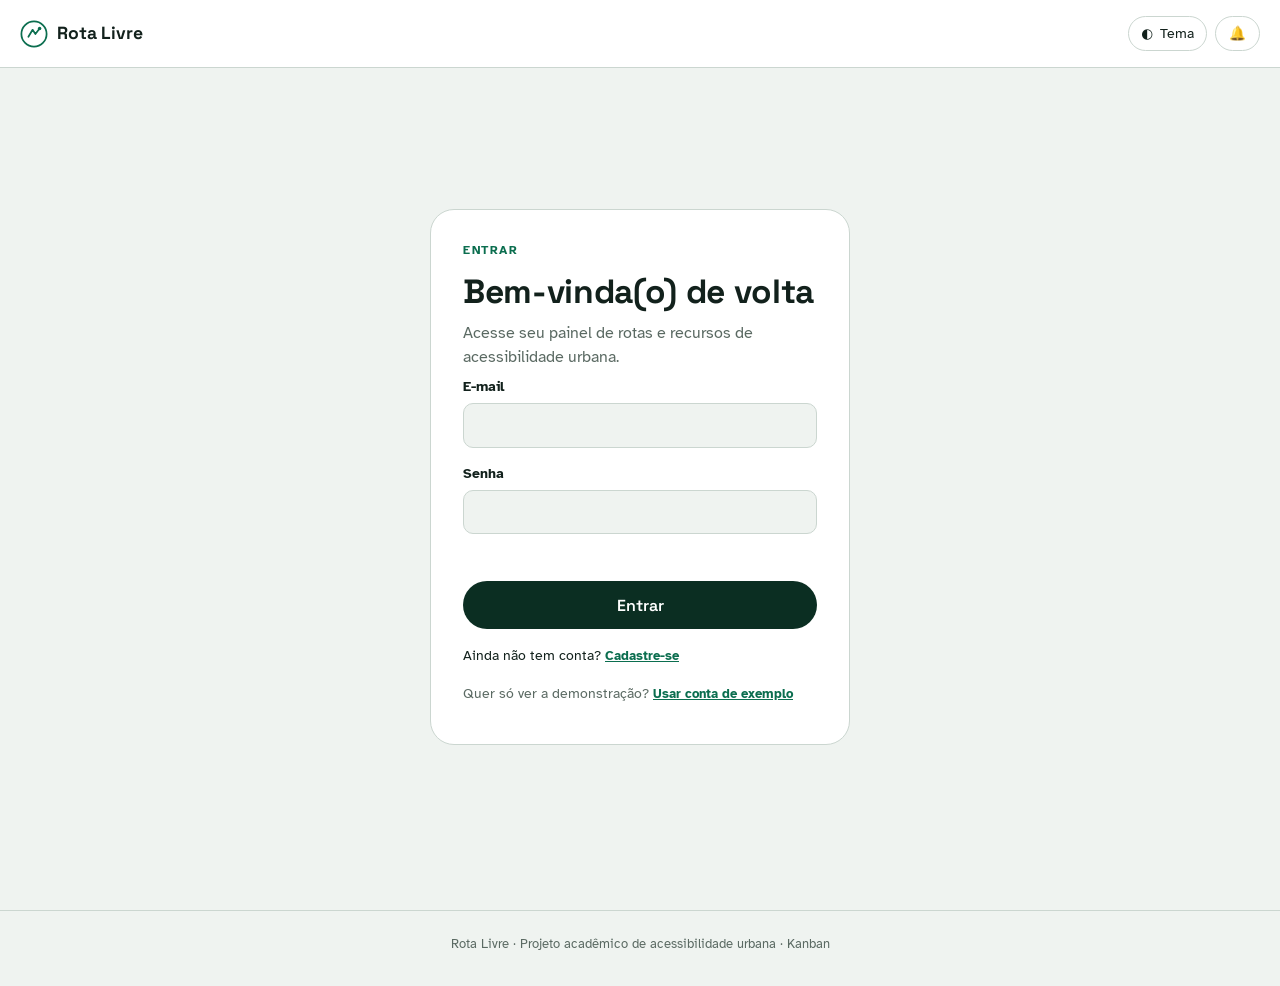
<file: PROJETO KANBAN APP DE ACESSIBILIDADE URBANA INCLUSIVA/index.html>
<!DOCTYPE html>
<html lang="pt-BR">
<head>
<meta charset="UTF-8">
<meta name="viewport" content="width=device-width, initial-scale=1.0">
<title>Rota Livre — Acessibilidade Urbana</title>
<link rel="preconnect" href="https://fonts.googleapis.com">
<link href="https://fonts.googleapis.com/css2?family=Space+Grotesk:wght@400;500;600;700&family=Atkinson+Hyperlegible:wght@400;700&display=swap" rel="stylesheet">
<link rel="stylesheet" href="style.css">
</head>
<body>

<!-- Skip link para leitores de tela / navegação por teclado -->
<a href="#main" class="skip-link">Pular para o conteúdo principal</a>

<div id="app" data-theme="claro">

  <!-- ============ TOPO ============ -->
  <header class="topbar" role="banner">
    <div class="brand">
      <span class="brand-mark" aria-hidden="true">
        <svg viewBox="0 0 40 40" width="28" height="28" fill="none" xmlns="http://www.w3.org/2000/svg">
          <circle cx="20" cy="20" r="18" stroke="currentColor" stroke-width="2.5"/>
          <path d="M12 24 L18 14 L22 20 L28 12" stroke="currentColor" stroke-width="2.5" stroke-linecap="round" stroke-linejoin="round"/>
          <circle cx="28" cy="12" r="2.5" fill="currentColor"/>
        </svg>
      </span>
      <span class="brand-name">Rota Livre</span>
    </div>

    <div class="topbar-actions">
      <button id="themeToggle" class="icon-btn" type="button" aria-pressed="false" aria-label="Alternar tema claro e escuro">
        <span class="theme-icon" aria-hidden="true">◐</span>
        <span class="theme-label">Tema</span>
      </button>
      <button id="notifBtn" class="icon-btn" type="button" aria-haspopup="true" aria-expanded="false" aria-label="Abrir notificações">
        <span aria-hidden="true">🔔</span>
        <span class="notif-dot" id="notifDot" hidden></span>
      </button>
      <button id="logoutBtn" class="btn-ghost" type="button" hidden>Sair</button>
    </div>
  </header>

  <!-- Painel de notificações -->
  <aside id="notifPanel" class="notif-panel" hidden aria-label="Notificações de acessibilidade">
    <div class="notif-panel-head">
      <h2>Notificações</h2>
      <button id="closeNotif" class="icon-btn small" aria-label="Fechar notificações">✕</button>
    </div>
    <ul id="notifList" class="notif-list"></ul>
  </aside>

  <main id="main" role="main">

    <!-- ============ TELA: LOGIN ============ -->
    <section id="view-login" class="view auth-view">
      <div class="auth-card">
        <p class="eyebrow">Entrar</p>
        <h1>Bem-vinda(o) de volta</h1>
        <p class="lede">Acesse seu painel de rotas e recursos de acessibilidade urbana.</p>

        <form id="loginForm" novalidate>
          <label class="field">
            <span>E-mail</span>
            <input type="email" id="loginEmail" name="email" autocomplete="email" required>
          </label>
          <label class="field">
            <span>Senha</span>
            <input type="password" id="loginPassword" name="password" autocomplete="current-password" required minlength="4">
          </label>
          <p class="field-error" id="loginError" role="alert" aria-live="polite"></p>
          <button type="submit" class="btn-primary">Entrar</button>
        </form>

        <p class="switch-line">Ainda não tem conta? <button type="button" class="link-btn" id="goRegister">Cadastre-se</button></p>
        <p class="switch-line muted">Quer só ver a demonstração? <button type="button" class="link-btn" id="fillDemo">Usar conta de exemplo</button></p>
      </div>
    </section>

    <!-- ============ TELA: CADASTRO ============ -->
    <section id="view-register" class="view auth-view" hidden>
      <div class="auth-card">
        <p class="eyebrow">Cadastro</p>
        <h1>Crie sua conta</h1>
        <p class="lede">Conte pra gente seu tipo de deficiência para personalizarmos os recursos da cidade pra você.</p>

        <form id="registerForm" novalidate>
          <label class="field">
            <span>Nome</span>
            <input type="text" id="regName" name="name" autocomplete="name" required>
          </label>
          <label class="field">
            <span>E-mail</span>
            <input type="email" id="regEmail" name="email" autocomplete="email" required>
          </label>
          <label class="field">
            <span>Senha</span>
            <input type="password" id="regPassword" name="password" autocomplete="new-password" required minlength="4">
          </label>

          <fieldset class="field">
            <legend>Tipo de deficiência</legend>
            <div class="radio-grid" id="disabilityGrid">
              <label class="radio-card">
                <input type="radio" name="disability" value="visual" required>
                <span class="radio-card-inner">
                  <span class="radio-icon" aria-hidden="true">👁️</span>
                  Visual
                </span>
              </label>
              <label class="radio-card">
                <input type="radio" name="disability" value="auditiva">
                <span class="radio-card-inner">
                  <span class="radio-icon" aria-hidden="true">👂</span>
                  Auditiva
                </span>
              </label>
              <label class="radio-card">
                <input type="radio" name="disability" value="fisico-motora">
                <span class="radio-card-inner">
                  <span class="radio-icon" aria-hidden="true">🦽</span>
                  Físico-motora
                </span>
              </label>
              <label class="radio-card">
                <input type="radio" name="disability" value="intelectual">
                <span class="radio-card-inner">
                  <span class="radio-icon" aria-hidden="true">🧩</span>
                  Intelectual
                </span>
              </label>
              <label class="radio-card">
                <input type="radio" name="disability" value="multipla">
                <span class="radio-card-inner">
                  <span class="radio-icon" aria-hidden="true">✳️</span>
                  Múltipla
                </span>
              </label>
            </div>
          </fieldset>

          <p class="field-error" id="registerError" role="alert" aria-live="polite"></p>
          <button type="submit" class="btn-primary">Criar conta</button>
        </form>

        <p class="switch-line">Já tem conta? <button type="button" class="link-btn" id="goLogin">Entrar</button></p>
      </div>
    </section>

    <!-- ============ TELA: PAINEL (DASHBOARD) ============ -->
    <section id="view-dashboard" class="view" hidden>

      <div class="dash-hero">
        <div>
          <p class="eyebrow" id="dashEyebrow">Seu painel</p>
          <h1 id="dashGreeting">Olá</h1>
          <p class="lede" id="dashSubtitle">Recursos de mobilidade urbana selecionados para você.</p>
        </div>
        <div class="dash-badge" id="dashBadge" aria-hidden="true"></div>
      </div>

      <!-- Skeleton de carregamento assíncrono -->
      <div id="dashSkeleton" class="skeleton-grid" aria-hidden="true">
        <div class="skeleton-card"></div>
        <div class="skeleton-card"></div>
        <div class="skeleton-card"></div>
      </div>

      <div id="dashContent" hidden>
        <h2 class="section-title">Recursos recomendados</h2>
        <ul class="resource-grid" id="resourceGrid"></ul>

        <h2 class="section-title">Rotas e equipamentos urbanos acessíveis</h2>
        <div class="route-list" id="routeList"></div>
      </div>
    </section>
  </main>

  <footer class="app-footer">
    <p>Rota Livre · Projeto acadêmico de acessibilidade urbana · Kanban</p>
  </footer>
</div>

<script type="module" src="app.js"></script>
</body>
</html>
</file>
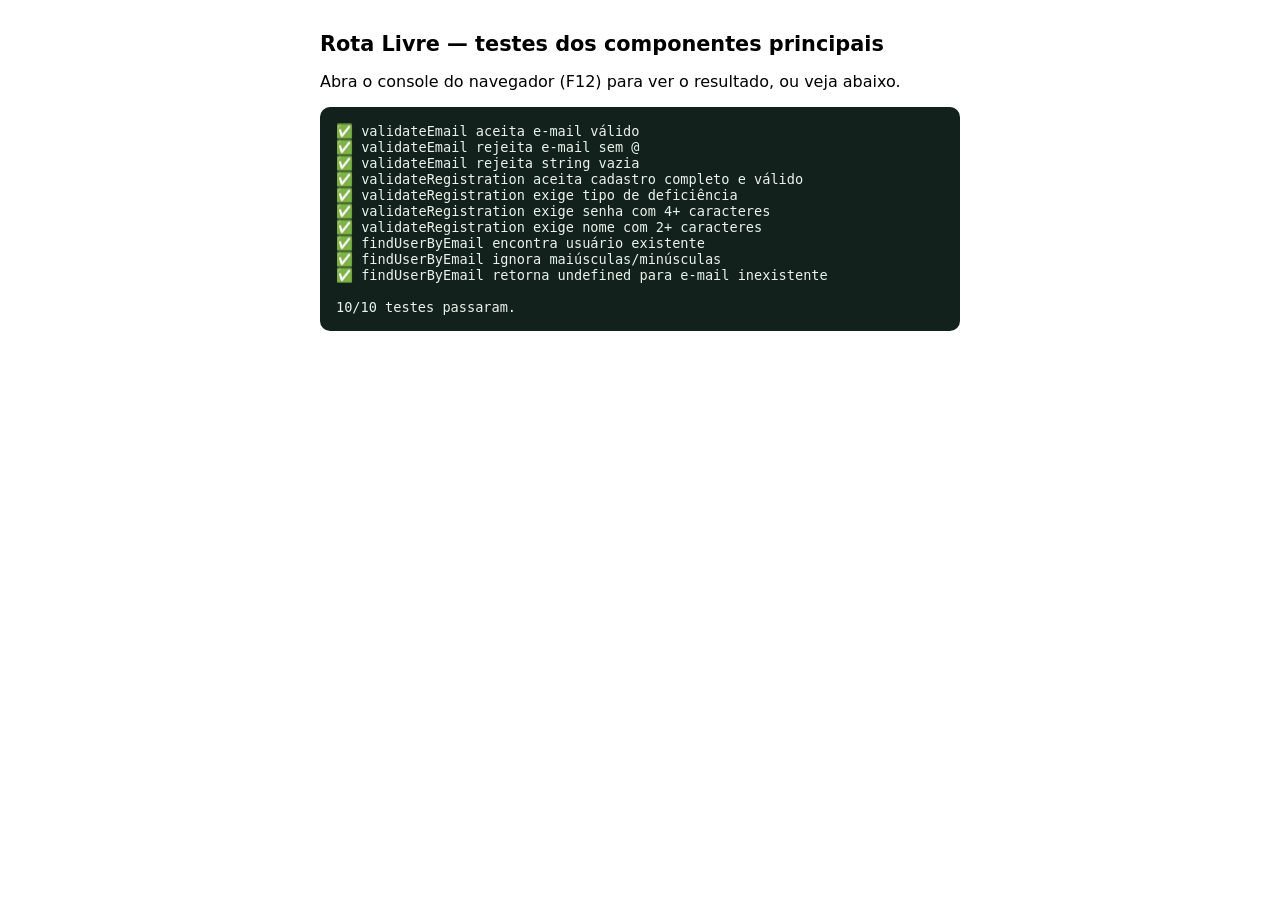
<file: PROJETO KANBAN APP DE ACESSIBILIDADE URBANA INCLUSIVA/tests.html>
<!DOCTYPE html>
<html lang="pt-BR">
<head>
<meta charset="UTF-8">
<title>Rota Livre — Testes</title>
<style>
  body{ font-family: system-ui, sans-serif; max-width:640px; margin:2rem auto; padding:0 1rem; }
  h1{ font-size:1.3rem; }
  #out{ white-space:pre-wrap; background:#12211C; color:#EAF2ED; padding:1rem; border-radius:10px; font-size:.85rem; }
  /* elementos mínimos para o app.js não quebrar ao ser importado nesta página */
  #app{ display:none; }
</style>
</head>
<body>
  <h1>Rota Livre — testes dos componentes principais</h1>
  <p>Abra o console do navegador (F12) para ver o resultado, ou veja abaixo.</p>
  <pre id="out">Executando...</pre>

  <!-- elementos mínimos exigidos pelos listeners do app.js -->
  <div id="app" data-theme="claro">
    <button id="themeToggle"></button>
    <button id="notifBtn"></button>
    <button id="closeNotif"></button>
    <div id="notifPanel" hidden></div>
    <ul id="notifList"></ul>
    <span id="notifDot" hidden></span>
    <button id="logoutBtn" hidden></button>
    <button id="goRegister"></button>
    <button id="goLogin"></button>
    <button id="fillDemo"></button>
    <form id="loginForm"></form>
    <input id="loginEmail"><input id="loginPassword"><p id="loginError"></p>
    <form id="registerForm"></form>
    <input id="regName"><input id="regEmail"><input id="regPassword"><p id="registerError"></p>
  </div>

  <script type="module">
    const logs = [];
    const originalLog = console.log;
    console.log = (...args) => { logs.push(args.join(" ")); originalLog(...args); };

    import("./tests.js").then(() => {
      document.getElementById("out").textContent = logs.join("\n");
    });
  </script>
</body>
</html>
</file>
<file: PROJETO KANBAN APP DE ACESSIBILIDADE URBANA INCLUSIVA/style.css>
/* =========================================================
   ROTA LIVRE — design tokens
   Paleta pensada em sinalização urbana: verde de "rota livre / siga",
   âmbar de piso tátil de alerta, tinta quase-preta para alto contraste.
   Tipografia: Space Grotesk (display) + Atkinson Hyperlegible (texto,
   fonte desenhada para legibilidade de baixa visão — coerente com o tema).
   ========================================================= */

:root{
  --green-900:#0B2E22;
  --green-700:#0B6E4F;
  --green-600:#0E8862;
  --green-100:#DCEFE6;

  --amber-500:#FFB100;
  --amber-600:#E29A00;

  --ink:#12211C;
  --paper:#EFF3F0;
  --paper-raised:#FFFFFF;
  --line:#CBD6D0;
  --muted:#5B6A63;

  --radius-s:10px;
  --radius-m:16px;
  --radius-l:24px;

  --font-display:'Space Grotesk', system-ui, sans-serif;
  --font-body:'Atkinson Hyperlegible', system-ui, sans-serif;

  --bg:var(--paper);
  --surface:var(--paper-raised);
  --text:var(--ink);
  --text-muted:var(--muted);
  --accent:var(--green-700);
  --accent-strong:var(--green-900);
  --border:var(--line);
  --focus:#1E6FEB;
}

[data-theme="escuro"]{
  --bg:#0E1712;
  --surface:#16221C;
  --text:#EAF2ED;
  --text-muted:#9FB3A9;
  --accent:#3FD08C;
  --accent-strong:#B7F0D4;
  --border:#2A3A32;
}

*{box-sizing:border-box;}
html,body{margin:0;padding:0;}
body{
  background:var(--bg);
  color:var(--text);
  font-family:var(--font-body);
  line-height:1.5;
  transition:background .25s ease, color .25s ease;
}

.skip-link{
  position:absolute; left:-999px; top:0;
  background:var(--accent); color:#fff; padding:.75rem 1rem;
  border-radius:0 0 8px 0; z-index:100;
}
.skip-link:focus{ left:0; }

:focus-visible{
  outline:3px solid var(--focus);
  outline-offset:2px;
}

h1,h2{font-family:var(--font-display); margin:0 0 .25rem 0; letter-spacing:-0.01em;}
h1{font-size:clamp(1.6rem, 4vw, 2.1rem); font-weight:700;}
h2.section-title{font-size:1.15rem; font-weight:600; margin:2rem 0 .9rem;}
p{margin:0 0 .5rem;}
.lede{color:var(--text-muted); max-width:46ch;}
.muted{color:var(--text-muted); font-size:.9rem;}

.eyebrow{
  text-transform:uppercase; font-size:.72rem; letter-spacing:.14em;
  font-weight:700; color:var(--accent); margin-bottom:.5rem;
}

/* ---------- topbar ---------- */
.topbar{
  display:flex; align-items:center; justify-content:space-between;
  padding:1rem 1.25rem; border-bottom:1px solid var(--border);
  background:var(--surface);
}
.brand{display:flex; align-items:center; gap:.55rem;}
.brand-mark{color:var(--accent); display:inline-flex;}
.brand-name{font-family:var(--font-display); font-weight:700; font-size:1.1rem;}
.topbar-actions{display:flex; align-items:center; gap:.5rem;}

.icon-btn{
  position:relative;
  display:inline-flex; align-items:center; gap:.4rem;
  background:transparent; border:1px solid var(--border); color:var(--text);
  border-radius:999px; padding:.5rem .8rem; cursor:pointer; font-family:var(--font-body);
  font-size:.85rem;
}
.icon-btn:hover{border-color:var(--accent); color:var(--accent);}
.icon-btn.small{padding:.3rem .5rem; border:none;}
.theme-label{display:none;}
@media (min-width:560px){ .theme-label{display:inline;} }

.notif-dot{
  position:absolute; top:4px; right:4px;
  width:8px; height:8px; border-radius:50%; background:var(--amber-500);
}

.btn-ghost{
  background:transparent; border:1px solid var(--border); color:var(--text);
  border-radius:999px; padding:.5rem 1rem; cursor:pointer; font-family:var(--font-body);
}
.btn-ghost:hover{border-color:#C0392B; color:#C0392B;}

.btn-primary{
  width:100%;
  background:var(--accent-strong); color:#fff; border:none;
  border-radius:999px; padding:.85rem 1.2rem; font-family:var(--font-display);
  font-weight:600; font-size:1rem; cursor:pointer; margin-top:.5rem;
}
.btn-primary:hover{background:var(--accent);}

.link-btn{
  background:none; border:none; color:var(--accent); font-weight:700; cursor:pointer;
  padding:0; font-family:var(--font-body); text-decoration:underline;
}

/* ---------- notificações ---------- */
.notif-panel{
  position:fixed; top:0; right:0; height:100%; width:min(340px, 90vw);
  background:var(--surface); border-left:1px solid var(--border);
  padding:1.25rem; z-index:50; box-shadow:-8px 0 24px rgba(0,0,0,.12);
  overflow-y:auto;
}
.notif-panel-head{display:flex; justify-content:space-between; align-items:center; margin-bottom:1rem;}
.notif-list{list-style:none; margin:0; padding:0; display:flex; flex-direction:column; gap:.7rem;}
.notif-list li{
  border:1px solid var(--border); border-radius:var(--radius-s); padding:.7rem .8rem;
  font-size:.88rem;
}
.notif-list li time{display:block; color:var(--text-muted); font-size:.75rem; margin-top:.25rem;}

/* ---------- auth ---------- */
.auth-view{
  min-height:calc(100vh - 130px);
  display:flex; align-items:center; justify-content:center; padding:2rem 1rem;
}
.auth-card{
  width:100%; max-width:420px;
  background:var(--surface); border:1px solid var(--border);
  border-radius:var(--radius-l); padding:2rem;
}
.field{display:block; margin-bottom:1rem;}
.field > span, fieldset.field legend{
  display:block; font-weight:700; font-size:.85rem; margin-bottom:.35rem;
}
.field input[type="email"], .field input[type="password"], .field input[type="text"]{
  width:100%; padding:.7rem .8rem; border-radius:var(--radius-s);
  border:1px solid var(--border); background:var(--bg); color:var(--text);
  font-family:var(--font-body); font-size:1rem;
}
fieldset.field{border:none; padding:0; margin:0 0 1rem;}
.radio-grid{display:grid; grid-template-columns:repeat(auto-fill, minmax(120px,1fr)); gap:.5rem;}
.radio-card input{position:absolute; opacity:0; width:1px; height:1px;}
.radio-card-inner{
  display:flex; flex-direction:column; align-items:center; gap:.35rem;
  border:1.5px solid var(--border); border-radius:var(--radius-s);
  padding:.75rem .5rem; text-align:center; font-size:.82rem; cursor:pointer;
}
.radio-icon{font-size:1.3rem;}
.radio-card input:checked + .radio-card-inner{
  border-color:var(--accent); background:var(--green-100); color:var(--accent-strong);
}
[data-theme="escuro"] .radio-card input:checked + .radio-card-inner{
  background:rgba(63,208,140,.15);
}
.radio-card input:focus-visible + .radio-card-inner{ outline:3px solid var(--focus); outline-offset:2px; }

.field-error{color:#C0392B; font-size:.85rem; min-height:1.1em;}
.switch-line{margin-top:1rem; font-size:.9rem;}

/* ---------- dashboard ---------- */
main{max-width:920px; margin:0 auto; padding:1.5rem 1.25rem 3rem;}
.dash-hero{
  display:flex; justify-content:space-between; align-items:flex-start;
  gap:1rem; padding-bottom:1rem; border-bottom:1px solid var(--border);
}
.dash-badge{
  width:52px; height:52px; border-radius:50%; background:var(--green-100);
  display:flex; align-items:center; justify-content:center; font-size:1.5rem;
  flex-shrink:0;
}
[data-theme="escuro"] .dash-badge{ background:rgba(63,208,140,.15); }

.skeleton-grid{display:grid; grid-template-columns:repeat(auto-fill,minmax(220px,1fr)); gap:1rem; margin-top:1.5rem;}
.skeleton-card{
  height:120px; border-radius:var(--radius-m);
  background:linear-gradient(100deg, var(--surface) 30%, var(--border) 50%, var(--surface) 70%);
  background-size:200% 100%; animation:shimmer 1.3s infinite;
}
@keyframes shimmer{ from{background-position:200% 0;} to{background-position:-200% 0;} }
@media (prefers-reduced-motion: reduce){ .skeleton-card{animation:none;} }

.resource-grid{
  list-style:none; margin:0; padding:0;
  display:grid; grid-template-columns:repeat(auto-fill,minmax(220px,1fr)); gap:1rem;
}
.resource-grid li{
  background:var(--surface); border:1px solid var(--border); border-radius:var(--radius-m);
  padding:1.1rem; display:flex; flex-direction:column; gap:.4rem;
}
.resource-grid .r-icon{font-size:1.4rem;}
.resource-grid h3{margin:0; font-family:var(--font-display); font-size:1rem;}
.resource-grid p{margin:0; color:var(--text-muted); font-size:.88rem;}

.route-list{display:flex; flex-direction:column; gap:.7rem;}
.route-card{
  display:flex; align-items:center; gap:1rem;
  background:var(--surface); border:1px solid var(--border); border-radius:var(--radius-m);
  padding:1rem 1.1rem;
}
.route-tag{
  flex-shrink:0; width:44px; height:44px; border-radius:50%;
  background:var(--amber-500); color:var(--ink);
  display:flex; align-items:center; justify-content:center; font-size:1.1rem;
}
.route-card h3{margin:0 0 .15rem; font-family:var(--font-display); font-size:.98rem;}
.route-card p{margin:0; color:var(--text-muted); font-size:.85rem;}
.route-status{
  margin-left:auto; font-size:.75rem; font-weight:700; padding:.3rem .6rem;
  border-radius:999px; white-space:nowrap;
}
.route-status.ok{ background:var(--green-100); color:var(--green-900); }
.route-status.atencao{ background:#FFF1CC; color:#7A5200; }
[data-theme="escuro"] .route-status.ok{ background:rgba(63,208,140,.18); color:var(--accent-strong); }
[data-theme="escuro"] .route-status.atencao{ background:rgba(255,177,0,.18); color:var(--amber-500); }

.app-footer{
  text-align:center; padding:1.5rem; color:var(--text-muted); font-size:.8rem;
  border-top:1px solid var(--border);
}

.view[hidden]{ display:none !important; }
</file>
